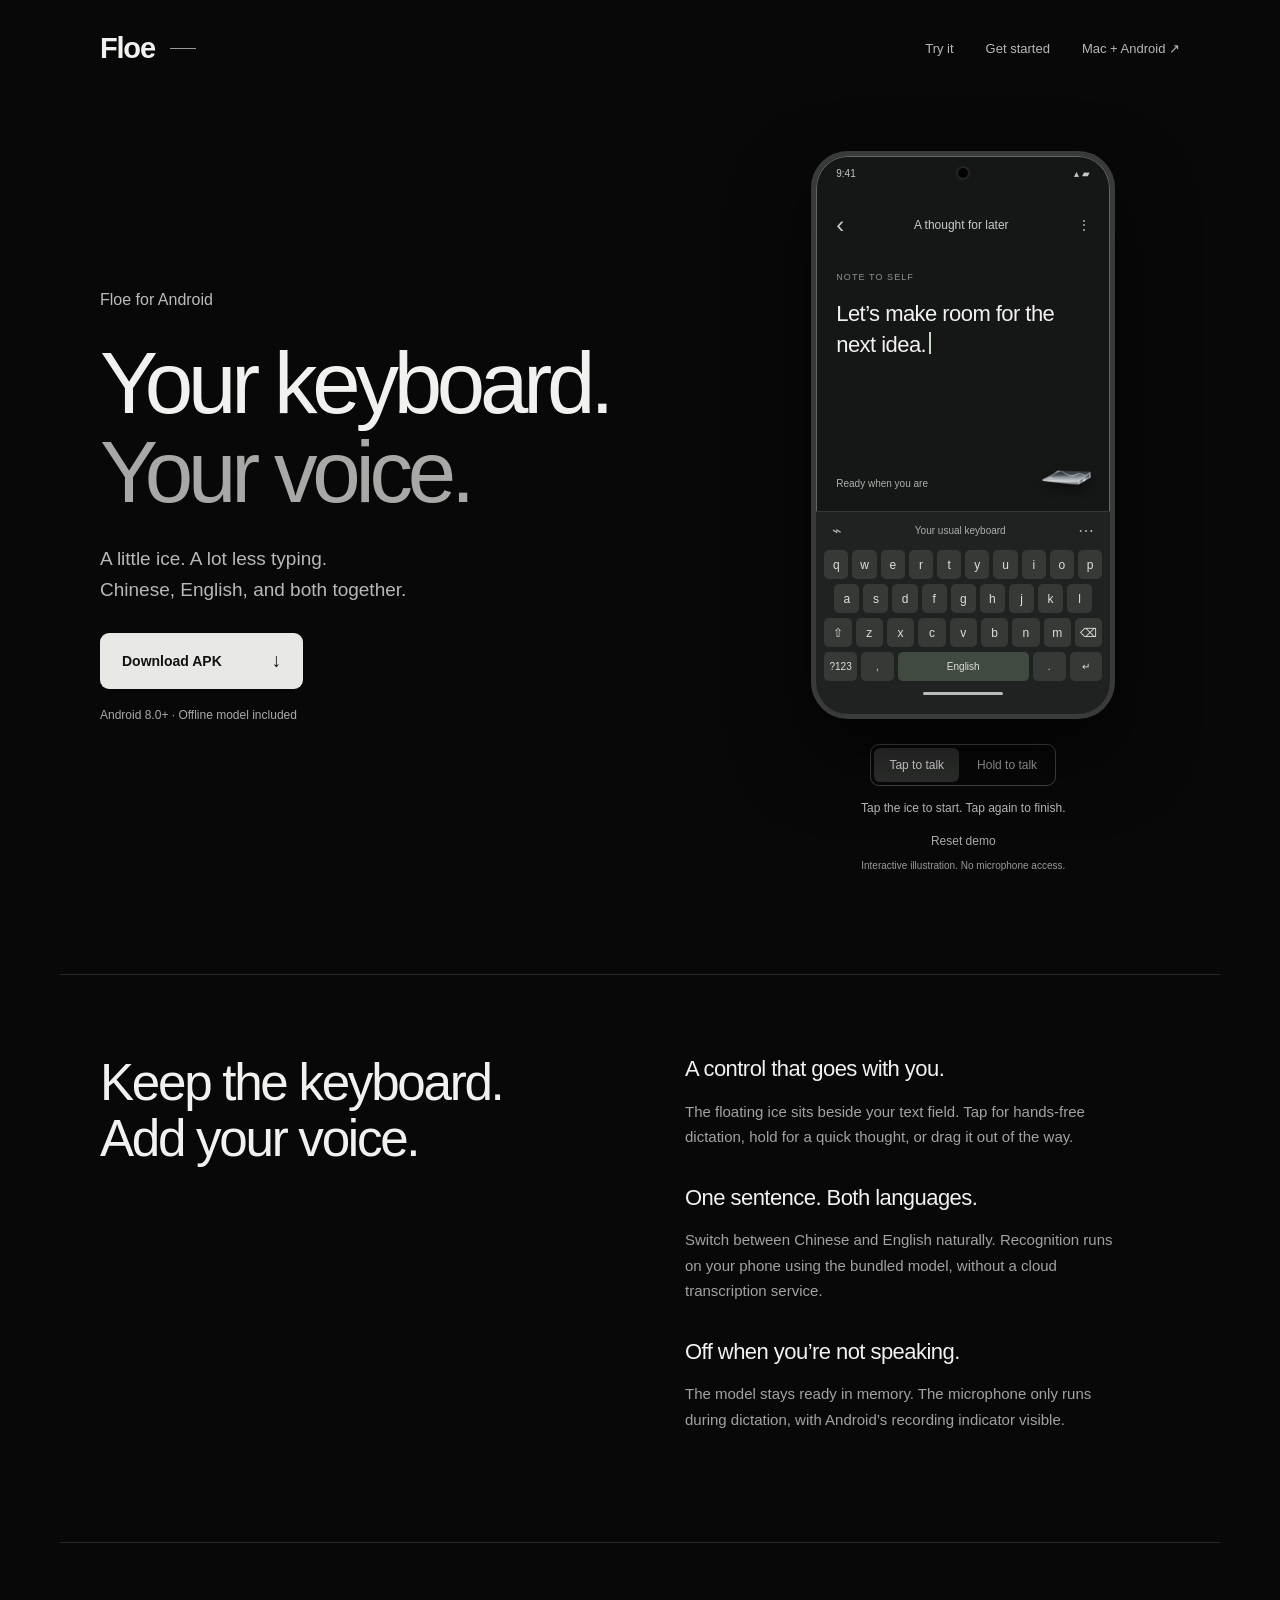
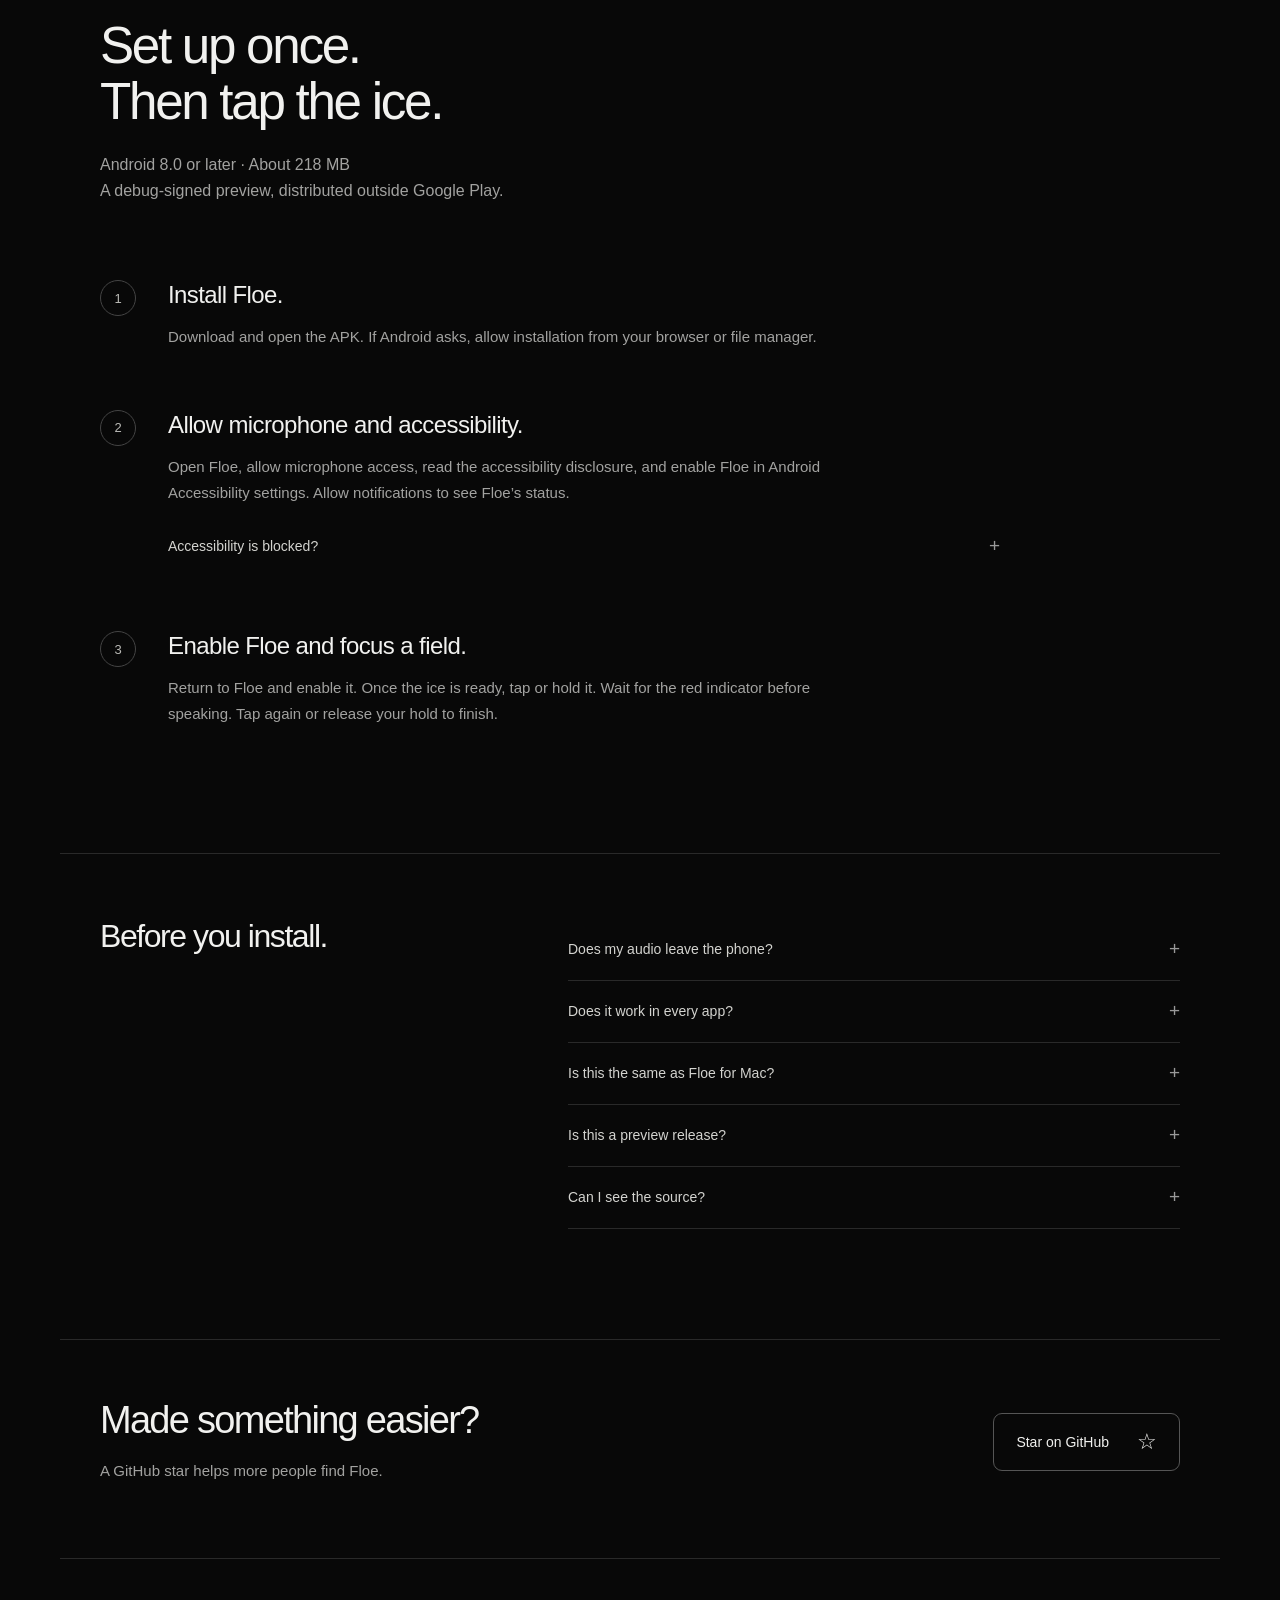
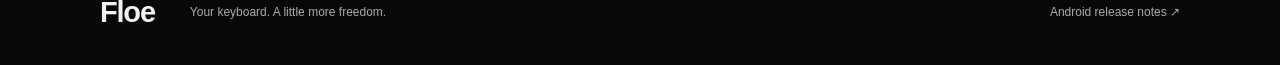
<file: docs/android/index.html>
<!doctype html>
<html lang="en">
<head>
<meta charset="utf-8"><meta name="viewport" content="width=device-width,initial-scale=1">
<title>Floe for Android | Offline Chinese &amp; English Voice Typing</title>
<meta name="description" content="Keep your Android keyboard. Tap or hold Floe’s floating ice to type with your voice, in Chinese and English. Offline speech recognition with the model included.">
<meta name="theme-color" content="#080808">
<link rel="canonical" href="https://wanghong-yang.github.io/Floe/android/">
<meta property="og:type" content="website"><meta property="og:site_name" content="Floe">
<meta property="og:title" content="Floe for Android | Your keyboard. Your voice.">
<meta property="og:description" content="Tap or hold the floating ice. Offline Chinese and English voice typing for Android.">
<meta property="og:url" content="https://wanghong-yang.github.io/Floe/android/">
<meta property="og:image" content="https://wanghong-yang.github.io/Floe/assets/floe-glass.png">
<meta name="twitter:card" content="summary_large_image"><meta name="twitter:title" content="Floe for Android | Offline voice typing">
<meta name="twitter:description" content="A floating voice control for your Android text fields. Chinese, English, and both together.">
<meta name="twitter:image" content="https://wanghong-yang.github.io/Floe/assets/floe-glass.png">
<script type="application/ld+json">
{"@context":"https://schema.org","@type":"SoftwareApplication","name":"Floe for Android","operatingSystem":"Android 8.0 or later","applicationCategory":"UtilitiesApplication","softwareVersion":"0.0.1","url":"https://wanghong-yang.github.io/Floe/android/","downloadUrl":"https://github.com/WangHong-yang/Floe/releases/download/v0.0.1-android/Floe-Android-0.0.1.apk?raw=true","description":"Offline Chinese and English voice typing with a floating Android dictation control.","image":"https://wanghong-yang.github.io/Floe/assets/floe-glass.png","sameAs":"https://github.com/WangHong-yang/Floe"}
</script>
<link rel="icon" href="../assets/floe-mark.png"><link rel="stylesheet" href="../style.css"><link rel="stylesheet" href="android.css">
</head>
<body>
<a class="skip" href="#main">Skip to content</a>
<header class="nav wrap"><a class="brand" href="../" aria-label="Floe home">Floe<span class="brand-line"></span></a><nav aria-label="Main navigation"><a href="#demo">Try it</a><a href="#install">Get started</a><a href="../">Mac + Android ↗</a></nav></header>
<main id="main">
<section class="android-hero wrap">
<div class="android-copy"><p class="platform-name">Floe for Android</p><h1>Your keyboard.<br><span>Your voice.</span></h1><p class="intro">A little ice. A lot less typing.<br>Chinese, English, and both together.</p><a class="button" href="https://github.com/WangHong-yang/Floe/releases/download/v0.0.1-android/Floe-Android-0.0.1.apk?raw=true">Download APK <span aria-hidden="true">↓</span></a><p class="requirements">Android 8.0+ · Offline model included</p></div>
<div class="phone-scene" id="demo">
<div class="phone" aria-label="Interactive illustration of Floe on an Android phone">
<div class="phone-status" aria-hidden="true"><span>9:41</span><span>▴ ▰</span></div><div class="camera" aria-hidden="true"></div>
<div class="phone-content"><div class="editor-heading"><span>‹</span><span>A thought for later</span><span>⋮</span></div><p class="editor-label">NOTE TO SELF</p><div class="editor-text" aria-live="polite"><span id="phone-transcript">Let’s make room for the next idea.</span><span class="editor-cursor" aria-hidden="true"></span></div><div class="editor-footer"><span id="phone-status" role="status">Ready when you are</span><span class="phone-wave" id="phone-wave" aria-hidden="true"><i></i><i></i><i></i><i></i><i></i></span></div></div>
<div class="floating-controls"><div class="session-actions" id="session-actions" hidden><button id="cancel" aria-label="Cancel the simulated dictation">×</button><button id="finish" aria-label="Finish the simulated dictation">✓</button></div><button class="ice-control" id="ice" aria-label="Tap to start the simulated dictation" aria-describedby="demo-help"><img src="../assets/floe-ice.png" alt="" width="1024" height="1024"><span class="mic-indicator" id="mic-indicator" aria-hidden="true"></span></button></div>
<div class="android-keyboard" aria-hidden="true"><div class="keyboard-toolbar"><span>⌁</span><span>Your usual keyboard</span><span>⋯</span></div><div class="key-row"><span>q</span><span>w</span><span>e</span><span>r</span><span>t</span><span>y</span><span>u</span><span>i</span><span>o</span><span>p</span></div><div class="key-row inset"><span>a</span><span>s</span><span>d</span><span>f</span><span>g</span><span>h</span><span>j</span><span>k</span><span>l</span></div><div class="key-row"><span>⇧</span><span>z</span><span>x</span><span>c</span><span>v</span><span>b</span><span>n</span><span>m</span><span>⌫</span></div><div class="key-row bottom"><span>?123</span><span>,</span><span class="space">English</span><span>.</span><span>↵</span></div><div class="gesture-line"></div></div>
</div>
<div class="gesture-choice" role="group" aria-label="Choose the demo gesture"><button id="tap-mode" aria-pressed="true">Tap to talk</button><button id="hold-mode" aria-pressed="false">Hold to talk</button></div><p id="demo-help" class="gesture-help">Tap the ice to start. Tap again to finish.</p><button class="reset" id="phone-reset">Reset demo</button><p class="illustration-note">Interactive illustration. No microphone access.</p>
</div>
</section>
<section class="android-story wrap"><h2>Keep the keyboard.<br>Add your voice.</h2><div class="story-lines"><article><h3>A control that goes with you.</h3><p>The floating ice sits beside your text field. Tap for hands-free dictation, hold for a quick thought, or drag it out of the way.</p></article><article><h3>One sentence. Both languages.</h3><p>Switch between Chinese and English naturally. Recognition runs on your phone using the bundled model, without a cloud transcription service.</p></article><article><h3>Off when you’re not speaking.</h3><p>The model stays ready in memory. The microphone only runs during dictation, with Android’s recording indicator visible.</p></article></div></section>
<section class="install wrap" id="install"><div class="section-heading"><h2>Set up once.<br>Then tap the ice.</h2><p>Android 8.0 or later · About 218 MB<br>A debug-signed preview, distributed outside Google Play.</p></div><ol class="steps"><li><span class="step-number">1</span><div><h3>Install Floe.</h3><p>Download and open the APK. If Android asks, allow installation from your browser or file manager.</p></div></li><li><span class="step-number">2</span><div><h3>Allow microphone and accessibility.</h3><p>Open Floe, allow microphone access, read the accessibility disclosure, and enable Floe in Android Accessibility settings. Allow notifications to see Floe’s status.</p><details><summary>Accessibility is blocked?</summary><div class="answer"><p>On Android 13+, open Floe’s App info, open the menu, and choose <strong>Allow restricted settings</strong> if available. Then return to Accessibility settings. Only allow a build you trust. Managed devices may restrict this option.</p></div></details></div></li><li><span class="step-number">3</span><div><h3>Enable Floe and focus a field.</h3><p>Return to Floe and enable it. Once the ice is ready, tap or hold it. Wait for the red indicator before speaking. Tap again or release your hold to finish.</p></div></li></ol></section>
<section class="faq wrap"><h2>Before you install.</h2><div><details><summary>Does my audio leave the phone?</summary><div class="answer"><p>No. Android speech recognition runs locally. Floe Android has no Internet permission, saves no audio or transcript history, and stores only preferences. Fallback clipboard text may be visible to clipboard managers.</p></div></details><details><summary>Does it work in every app?</summary><div class="answer"><p>Floe writes into accessible text fields, excluding password fields. Some custom editors block automatic insertion; Floe can copy the final text for manual paste. It doesn’t replace your keyboard.</p></div></details><details><summary>Is this the same as Floe for Mac?</summary><div class="answer"><p>Both use the same bilingual offline speech model. Android uses a floating control. Hotwords, correction learning, transcript history and optional text rewriting are currently Mac features.</p></div></details><details><summary>Is this a preview release?</summary><div class="answer"><p>Yes. This is a debug-signed preview distributed outside Google Play. This rebuilt 0.0.1 package has not been tested on a phone or emulator. Some custom editors may require manual paste.</p></div></details><details><summary>Can I see the source?</summary><div class="answer"><p>Yes. <a href="https://github.com/WangHong-yang/Floe/tree/main/android">Browse the Android source</a> or <a href="https://github.com/WangHong-yang/Floe/issues">report a problem</a>. A project-wide license has not yet been selected; dependencies have their own licenses.</p></div></details></div></section>
<section class="star-callout wrap"><div><h2>Made something easier?</h2><p>A GitHub star helps more people find Floe.</p></div><a class="star-button" href="https://github.com/WangHong-yang/Floe">Star on GitHub <span aria-hidden="true">☆</span></a></section>
</main><footer class="wrap"><a class="brand" href="../">Floe</a><p>Your keyboard. A little more freedom.</p><a href="https://github.com/WangHong-yang/Floe/releases/tag/v0.0.1-android">Android release notes ↗</a></footer><script src="android.js"></script>
</body></html>
</file>
<file: docs/style.css>
:root{color-scheme:dark;--bg:#080808;--fg:#f1f1ef;--muted:#a2a2a0;--line:#292929;--radius:18px}*{box-sizing:border-box}html{scroll-behavior:smooth;scroll-padding-top:35px}body{margin:0;background:var(--bg);color:var(--fg);font-family:-apple-system,BlinkMacSystemFont,"Helvetica Neue",Arial,sans-serif;-webkit-font-smoothing:antialiased}a{color:inherit;text-decoration:none}button{font:inherit}button,a,summary{-webkit-tap-highlight-color:transparent}a:focus-visible,button:focus-visible,summary:focus-visible{outline:2px solid #eee;outline-offset:6px}.wrap{max-width:1160px;margin-inline:auto;padding-inline:40px}.skip{position:fixed;top:-80px;left:20px;background:white;color:black;padding:12px;z-index:10}.skip:focus{top:10px}.nav{height:96px;display:flex;align-items:center;justify-content:space-between}.brand{font-size:29px;font-weight:600;letter-spacing:-1.2px;display:flex;align-items:center;gap:15px}.brand-line{width:26px;height:1px;background:#999}.nav nav{display:flex;gap:32px;font-size:13px;color:#b8b8b6}.nav a:hover,.text-link:hover{color:#fff}.hero{position:relative;padding-top:58px}.hero-copy{position:relative;z-index:1}h1{font-size:clamp(64px,8vw,108px);font-weight:500;letter-spacing:-.065em;line-height:.99;margin:0}h1 span{color:#a8a8a7}.hero-copy>p{font-size:19px;line-height:1.55;color:#b8b8b6;margin:26px 0}.actions{display:flex;align-items:center;gap:28px}.button{display:inline-flex;align-items:center;gap:34px;background:#e8e8e5;color:#111;padding:17px 22px;border-radius:9px;font-size:14px;font-weight:600;white-space:nowrap;transition:background .2s,transform .2s}.button:hover{background:#fff;transform:translateY(-2px)}.button span{font-size:19px}.text-link{font-size:13px;color:#b8b8b6}.text-link span{margin-left:8px}.hero-art{display:block;width:calc(100% + 80px);height:auto;margin:8px -40px 0;mix-blend-mode:screen}.hero-bottom{border-top:1px solid var(--line);display:flex;gap:40px;padding:23px 0;color:#a2a2a0;font-size:12px}.experience{padding-top:120px;padding-bottom:110px}.section-heading{margin-bottom:44px}h2{font-size:clamp(34px,4vw,52px);line-height:1.09;letter-spacing:-.045em;font-weight:500;margin:0 0 22px}.section-heading>p,.feature-lead>p{font-size:16px;line-height:1.6;color:var(--muted);margin:0}.demo{border:1px solid #363636;border-radius:var(--radius);padding:29px 34px;background:linear-gradient(145deg,#1a1a1a,#101010);box-shadow:0 24px 70px #0005,inset 0 1px 0 #ffffff0c}.demo-top{display:flex;justify-content:space-between;font-size:12px;color:#9c9c99}.demo-text{min-height:164px;padding:45px 0 35px;font-size:clamp(24px,3vw,34px);line-height:1.45;letter-spacing:-.025em;color:#ecece8}.cursor{display:inline-block;width:2px;height:1em;background:#ddd;vertical-align:-.1em;margin-left:5px}.demo-controls{display:flex;align-items:center;gap:24px}.hold-key{display:flex;align-items:center;gap:14px;padding:13px 16px;border-radius:10px;color:#eee;border:1px solid #555;background:linear-gradient(#373737,#252525);box-shadow:inset 0 1px 0 #ffffff18;font-size:13px;cursor:pointer;touch-action:none;user-select:none}.hold-key:active,.hold-key.active{background:#444;border-color:#999}.key-symbol{font-size:23px;line-height:1}kbd{font:11px -apple-system,BlinkMacSystemFont,sans-serif;color:#c3c3c0;border:1px solid #666;border-radius:4px;padding:3px 5px}.wave{display:flex;align-items:center;gap:4px;height:28px}.wave i{display:block;width:3px;height:5px;border-radius:2px;background:#c6c6c1}.wave.active i{animation:wave .65s ease-in-out infinite alternate}.wave i:nth-child(2n){animation-delay:-.3s}.wave i:nth-child(3n){animation-delay:-.5s}.wave i:nth-child(4n){animation-delay:-.15s}.reset{margin-left:auto;background:none;border:0;color:#aaa;font-size:12px;cursor:pointer;padding:10px}.reset:hover{color:white}.demo-note{font-size:12px;color:#999;line-height:1.7;max-width:650px;margin-top:18px}.details{display:grid;grid-template-columns:1fr 1.1fr;gap:100px;padding-top:60px;padding-bottom:110px}.feature-lead{align-self:start;position:sticky;top:60px}.feature-list article{padding:0 0 36px;margin-bottom:36px;border-bottom:1px solid var(--line)}.feature-list article:last-child{border-bottom:0;margin-bottom:0;padding-bottom:0}.feature-label{font-size:10px;letter-spacing:.13em;color:#a5a5a2}h3{font-size:24px;line-height:1.3;font-weight:500;letter-spacing:-.025em;margin:14px 0}.feature-list p,.steps p,.answer p{font-size:15px;line-height:1.7;color:var(--muted);margin:0;max-width:480px}.install{padding-top:75px;padding-bottom:100px;border-top:1px solid var(--line)}.steps{list-style:none;margin:0;padding:0;max-width:900px}.steps>li{display:grid;grid-template-columns:44px 1fr;gap:24px;padding:27px 0}.step-number{font-size:13px;width:36px;height:36px;border-radius:50%;border:1px solid #444;display:grid;place-items:center;color:#b9b9b5;margin-top:6px}.steps h3{margin-top:5px}.steps p{max-width:660px}.steps details{margin-top:17px}.permissions{display:grid;grid-template-columns:repeat(3,1fr);gap:22px;margin:25px 0;max-width:680px}.permissions>span{font-size:14px}.permissions small{display:block;color:#aaa;font-size:12px;margin-top:8px}details{font-size:14px}summary{cursor:pointer;color:#d3d3cf;list-style:none;display:flex;justify-content:space-between;gap:22px;line-height:1.5;padding:14px 0}summary::-webkit-details-marker{display:none}summary:after{content:'+';color:#999;font-size:19px;line-height:1}details[open]>summary:after{content:'−'}.answer{padding:7px 0 21px}.answer ol{padding-left:21px;color:var(--muted);line-height:1.8;margin:0 0 16px}.answer p{max-width:700px}.answer strong,.steps strong{color:#ddd;font-weight:500}.answer a{text-decoration:underline;text-underline-offset:4px;color:#ddd}.faq{display:grid;grid-template-columns:.8fr 1.2fr;gap:60px;border-top:1px solid var(--line);padding-block:65px 110px}.faq h2{font-size:32px}.faq details{border-bottom:1px solid var(--line)}.faq summary{padding-block:20px}.faq .answer p{font-size:14px}footer{display:flex;align-items:center;gap:35px;padding-block:34px;border-top:1px solid var(--line)}footer p{font-size:12px;color:#aaa}footer>a:last-child{margin-left:auto;font-size:12px;color:#aaa}@keyframes wave{to{height:25px}}@media(max-width:767px){.wrap{padding-inline:24px}.nav{height:78px}.nav nav{gap:20px}.nav nav a:first-child{display:none}.brand{font-size:25px}.hero{padding-top:45px}h1{font-size:74px}.hero-copy>p{font-size:17px}.actions{gap:20px;flex-wrap:wrap}.hero-art{width:calc(100% + 48px);margin:30px -24px 20px}.hero-bottom{gap:12px;flex-wrap:wrap;font-size:11px}.hero-bottom span:last-child{width:100%;margin-top:4px}.experience{padding-top:75px;padding-bottom:70px}.demo{padding:22px}.demo-text{min-height:170px;padding-block:32px;font-size:25px}.demo-top{font-size:10px}.demo-controls{gap:14px}.hold-key{gap:8px;padding:12px;font-size:12px}.wave{gap:3px}.wave i{width:2px}.details{grid-template-columns:1fr;gap:42px;padding-top:30px;padding-bottom:70px}.feature-lead{position:static}.feature-list article{padding-bottom:26px;margin-bottom:26px}.install{padding-block:50px 65px}.steps>li{gap:15px;grid-template-columns:32px 1fr}.step-number{width:30px;height:30px}.steps h3{font-size:22px}.permissions{grid-template-columns:1fr;gap:18px}.permissions small{display:inline;margin-left:12px}.faq{grid-template-columns:1fr;gap:15px;padding-block:50px 65px}footer{flex-wrap:wrap;gap:20px}footer p{margin:0;flex:1;min-width:160px}footer>a:last-child{margin-left:0}h2{font-size:38px}.button{gap:24px}}@media(max-width:380px){h1{font-size:64px}.hold-key kbd{display:none}.demo-controls{gap:9px}}@media(prefers-reduced-motion:reduce){html{scroll-behavior:auto}*,*:before,*:after{animation:none!important;transition:none!important}.wave.active i{height:16px}}@media(prefers-reduced-transparency:reduce){.demo{background:#171717}.hold-key{background:#333}}

.star-callout{display:flex;align-items:center;justify-content:space-between;gap:32px;padding-block:60px 75px;border-top:1px solid var(--line)}.star-callout h2{font-size:38px;margin-bottom:16px}.star-callout p{color:var(--muted);font-size:15px;line-height:1.7;margin:0}.star-button{display:inline-flex;align-items:center;gap:28px;border:1px solid #555;border-radius:9px;padding:17px 22px;font-size:14px;white-space:nowrap;transition:border-color .2s,background .2s}.star-button:hover{border-color:#aaa;background:#1a1a1a}.star-button span{font-size:22px;line-height:1}@media(max-width:767px){.star-callout{align-items:flex-start;flex-direction:column;padding-block:45px 55px}.star-callout h2{font-size:34px}.star-callout br{display:none}}

.product-hunt{padding-bottom:48px}.product-hunt a{display:inline-block;border-radius:10px}.product-hunt img{display:block;max-width:100%;height:auto}

/* Dual-platform downloads retain the existing dark, silver palette. */
.button-secondary{background:transparent;color:var(--fg);border:1px solid #666}.button-secondary:hover{background:#202020}.actions{gap:16px;flex-wrap:wrap}.platform-heading{margin:20px 0 10px}.platform-heading h3{font-size:30px;margin:0 0 10px}.platform-heading p{color:var(--muted);font-size:14px;line-height:1.6;margin:0}.android-heading{border-top:1px solid var(--line);padding-top:50px;margin-top:45px}

@media(max-width:767px){h1{font-size:clamp(52px,16vw,74px)}.hero-copy{min-width:0}.actions{align-items:flex-start}.nav nav{gap:14px}.button{max-width:100%}.hero-bottom{overflow-wrap:anywhere}}

.android-icon{display:block;flex-shrink:0}
</file>
<file: docs/android/android.css>
.android-hero{display:grid;grid-template-columns:1.15fr .85fr;gap:60px;align-items:center;padding-block:55px 100px}.android-copy h1{font-size:clamp(55px,6.8vw,89px);letter-spacing:-.06em;line-height:1.02}.platform-name{font-size:16px;color:#bbb;margin:0 0 30px}.intro{font-size:19px;line-height:1.6;color:#b8b8b6;margin:28px 0}.requirements{font-size:12px;color:#aaa;margin-top:19px}.phone-scene{text-align:center;scroll-margin-top:25px}.phone{position:relative;width:304px;height:568px;max-width:100%;margin:auto;border:5px solid #393a3a;border-radius:37px;background:#151616;box-shadow:0 35px 75px #0009,inset 0 0 0 1px #666;overflow:hidden;text-align:left}.camera{position:absolute;top:12px;left:calc(50% - 5px);width:10px;height:10px;border-radius:50%;background:#030303;box-shadow:0 0 0 2px #242626}.phone-status{height:37px;display:flex;justify-content:space-between;padding:12px 20px 0;font-size:10px;color:#c6c6c6}.phone-content{padding:18px 20px 0}.editor-heading{display:flex;justify-content:space-between;align-items:center;font-size:12px;color:#cacaca}.editor-heading>span:first-child{font-size:24px}.editor-label{font-size:9px;letter-spacing:.12em;color:#8d9290;margin:33px 0 17px}.editor-text{font-size:22px;line-height:1.4;letter-spacing:-.025em;min-height:172px;overflow-wrap:anywhere}.editor-cursor{display:inline-block;width:2px;height:1em;background:#c8d8c8;vertical-align:-.12em;margin-left:3px}.editor-footer{display:flex;align-items:center;justify-content:space-between;font-size:10px;color:#aab2ab;min-height:24px}.phone-wave{display:flex;align-items:center;gap:3px;height:20px;opacity:0}.phone-wave i{width:2px;height:4px;border-radius:2px;background:#d4e1d4}.phone-wave.active{opacity:1}.phone-wave.active i{animation:phoneWave .55s ease-in-out infinite alternate}.phone-wave i:nth-child(2n){animation-delay:-.3s}.phone-wave i:nth-child(3n){animation-delay:-.15s}.floating-controls{position:absolute;right:4px;bottom:209px;display:flex;align-items:center;gap:2px;z-index:2}.ice-control{position:relative;width:80px;height:55px;border:none;background:transparent;padding:0;cursor:pointer;touch-action:none;user-select:none;-webkit-user-select:none}.ice-control img{display:block;width:100%;height:100%;object-fit:contain;filter:drop-shadow(0 5px 6px #0007);pointer-events:none;transition:transform .2s}.ice-control.active img{transform:scale(1.09)}.mic-indicator{position:absolute;width:6px;height:6px;right:15px;bottom:6px;border-radius:50%;background:#ed6e65;opacity:0}.ice-control.active .mic-indicator{opacity:1}.session-actions{display:flex;gap:4px}.session-actions[hidden]{display:none}.session-actions button{border:1px solid #626962;background:#262b26;color:#ddd;width:27px;height:27px;border-radius:50%;font-size:14px;cursor:pointer}.android-keyboard{position:absolute;bottom:0;width:100%;height:203px;background:#202221;padding:9px 8px 0;border-top:1px solid #353936}.keyboard-toolbar{display:flex;align-items:center;justify-content:space-between;color:#aab0ab;font-size:10px;padding:0 8px 10px}.keyboard-toolbar>span:first-child,.keyboard-toolbar>span:last-child{font-size:16px}.key-row{display:flex;gap:4px;margin-bottom:5px;justify-content:center}.key-row span{flex:1;display:grid;place-items:center;height:29px;border-radius:5px;background:#353a36;color:#dde0dd;font-size:12px;min-width:0}.key-row.inset{padding-inline:10px}.key-row.bottom span{font-size:10px}.key-row .space{flex:4;background:#414a41}.gesture-line{width:80px;height:3px;border-radius:2px;background:#bbb;margin:11px auto}.gesture-choice{display:inline-flex;margin:25px auto 0;border:1px solid #454545;border-radius:9px;padding:3px;gap:3px}.gesture-choice button{background:transparent;border:0;color:#aaa;font-size:12px;padding:10px 15px;border-radius:6px;cursor:pointer}.gesture-choice button[aria-pressed="true"]{background:#303230;color:#f0f0ee}.gesture-help{font-size:12px;color:#bbb;line-height:1.6;margin:13px 0 0}.phone-scene .reset{margin:6px auto 0;display:block}.illustration-note{color:#999;font-size:10px;margin:0;line-height:1.6}.android-story{display:grid;grid-template-columns:1fr 1fr;gap:90px;border-top:1px solid var(--line);padding-block:80px 95px}.story-lines article{margin-bottom:34px}.story-lines article:last-child{margin-bottom:0}.story-lines h3{font-size:22px;margin-top:0}.story-lines p{font-size:15px;color:var(--muted);line-height:1.7;max-width:430px}.android-hero .button{gap:50px}@keyframes phoneWave{to{height:18px}}@media(max-width:767px){.android-hero{grid-template-columns:1fr;gap:50px;padding-block:28px 65px}.android-copy h1{font-size:clamp(48px,13.3vw,72px)}.platform-name{margin-bottom:22px;font-size:14px}.intro{font-size:17px;margin-block:22px}.phone{width:292px;height:552px}.editor-text{min-height:156px}.android-story{grid-template-columns:1fr;gap:26px;padding-block:55px 65px}.android-story h2{margin-bottom:0}.android-story .story-lines p{max-width:none}.nav nav a:first-child{display:block}.nav nav{gap:14px;font-size:12px}.nav nav a:nth-child(2){display:none}.android-hero .button{padding:15px 21px}.phone-content{padding-inline:18px}}@media(prefers-reduced-motion:reduce){.phone-wave.active i{animation:none;height:12px}.ice-control img{transition:none}}
</file>
